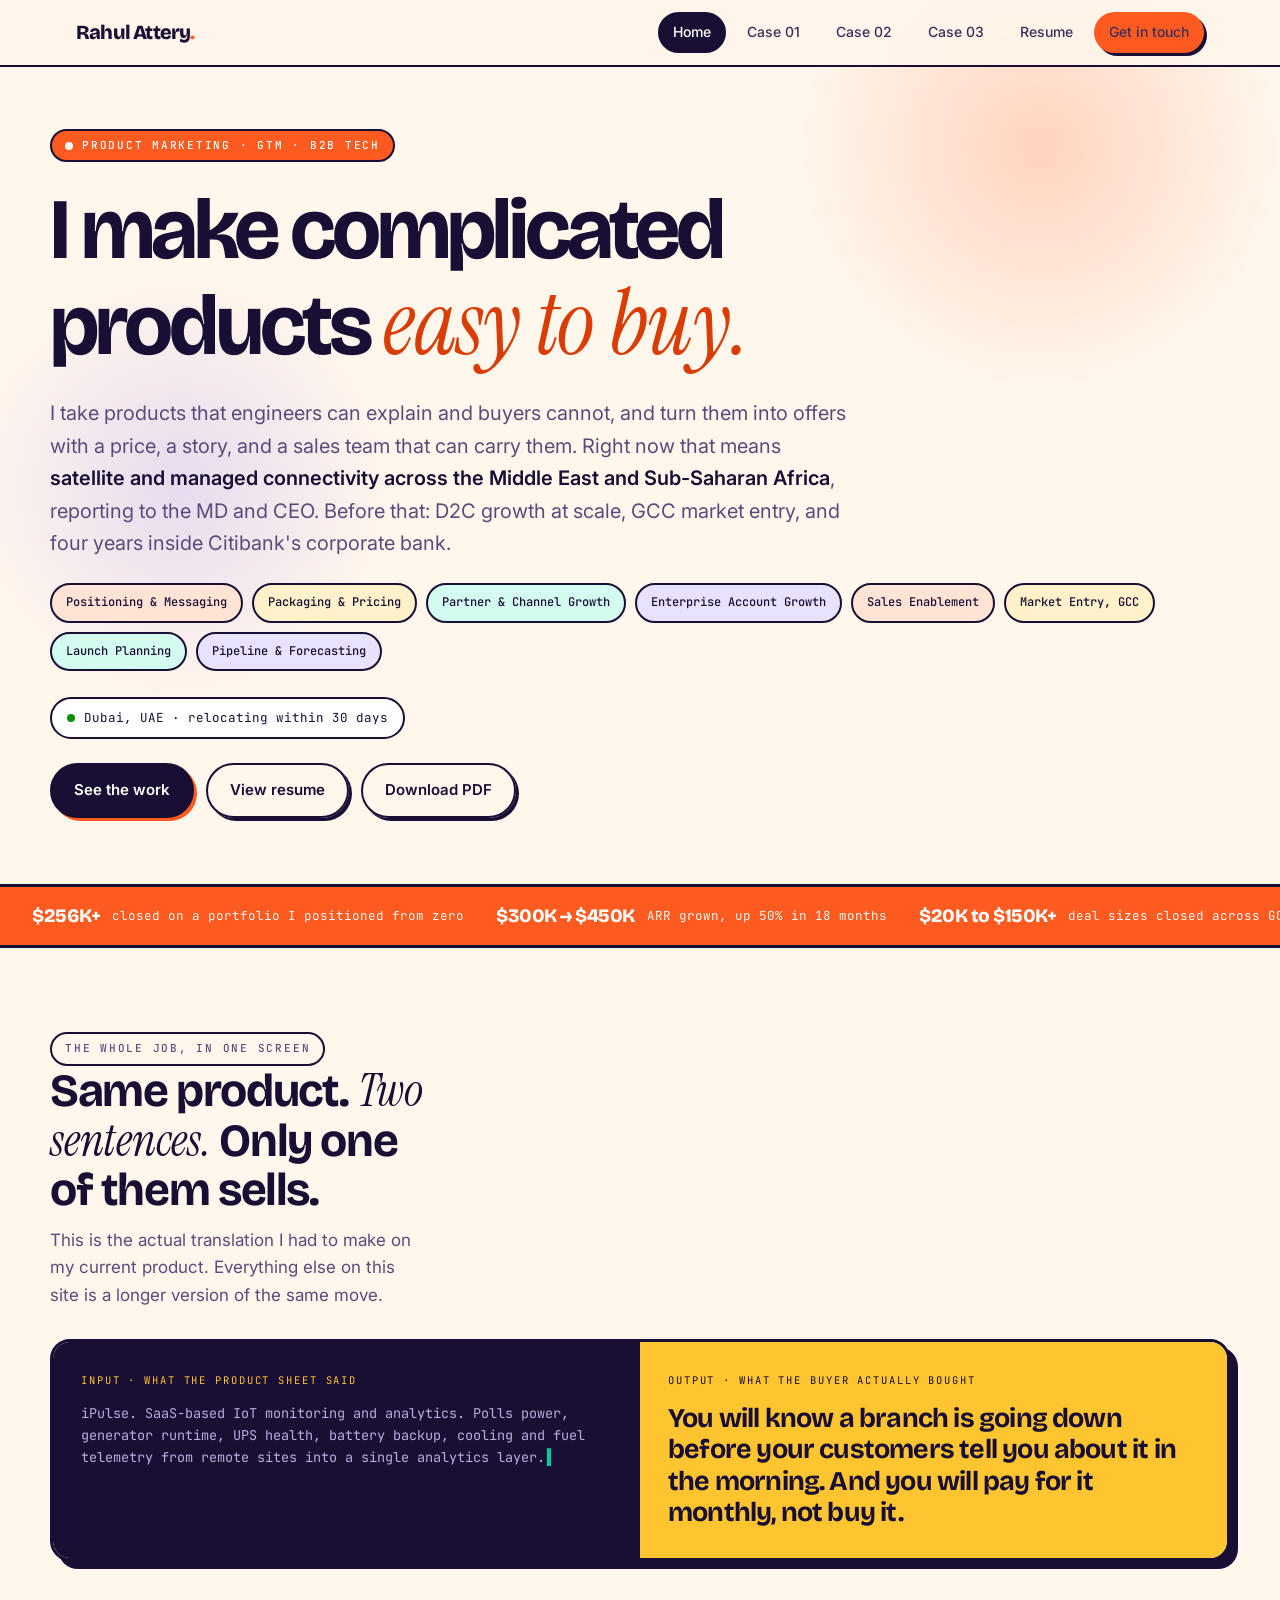
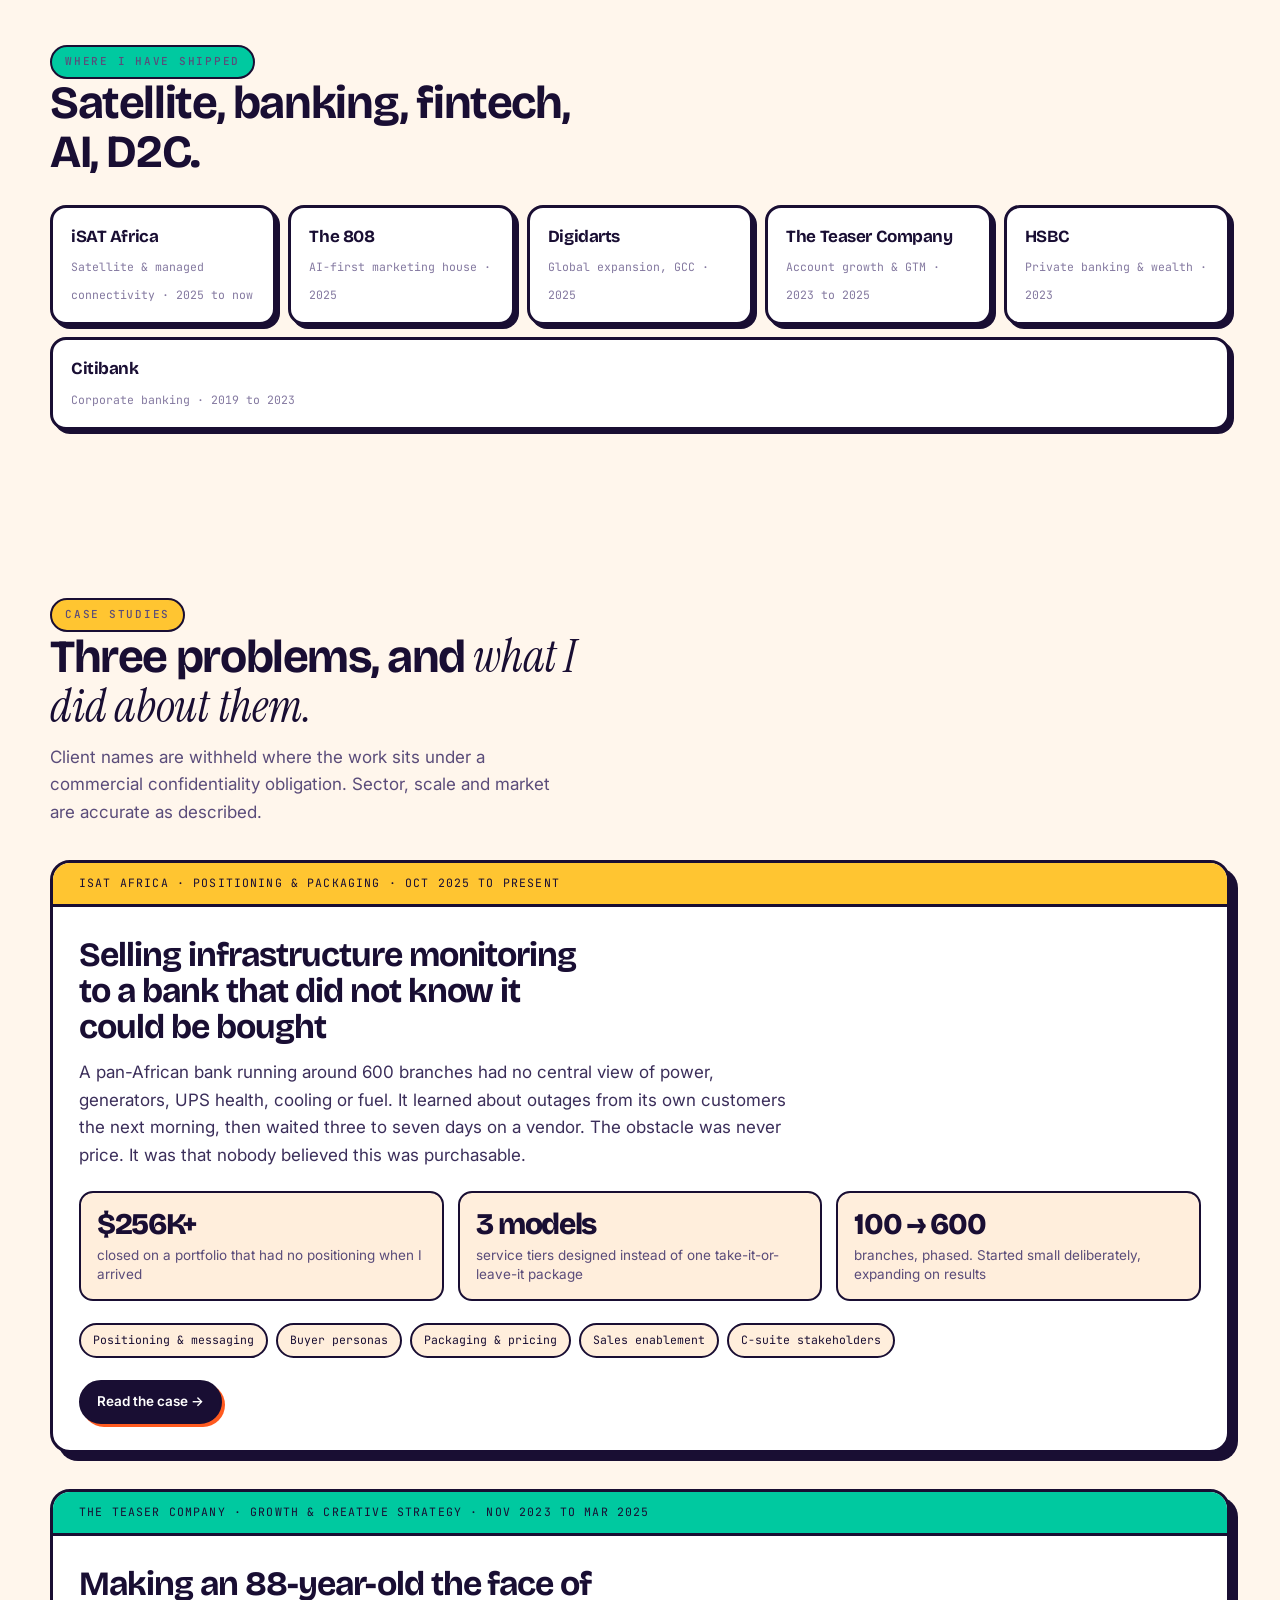
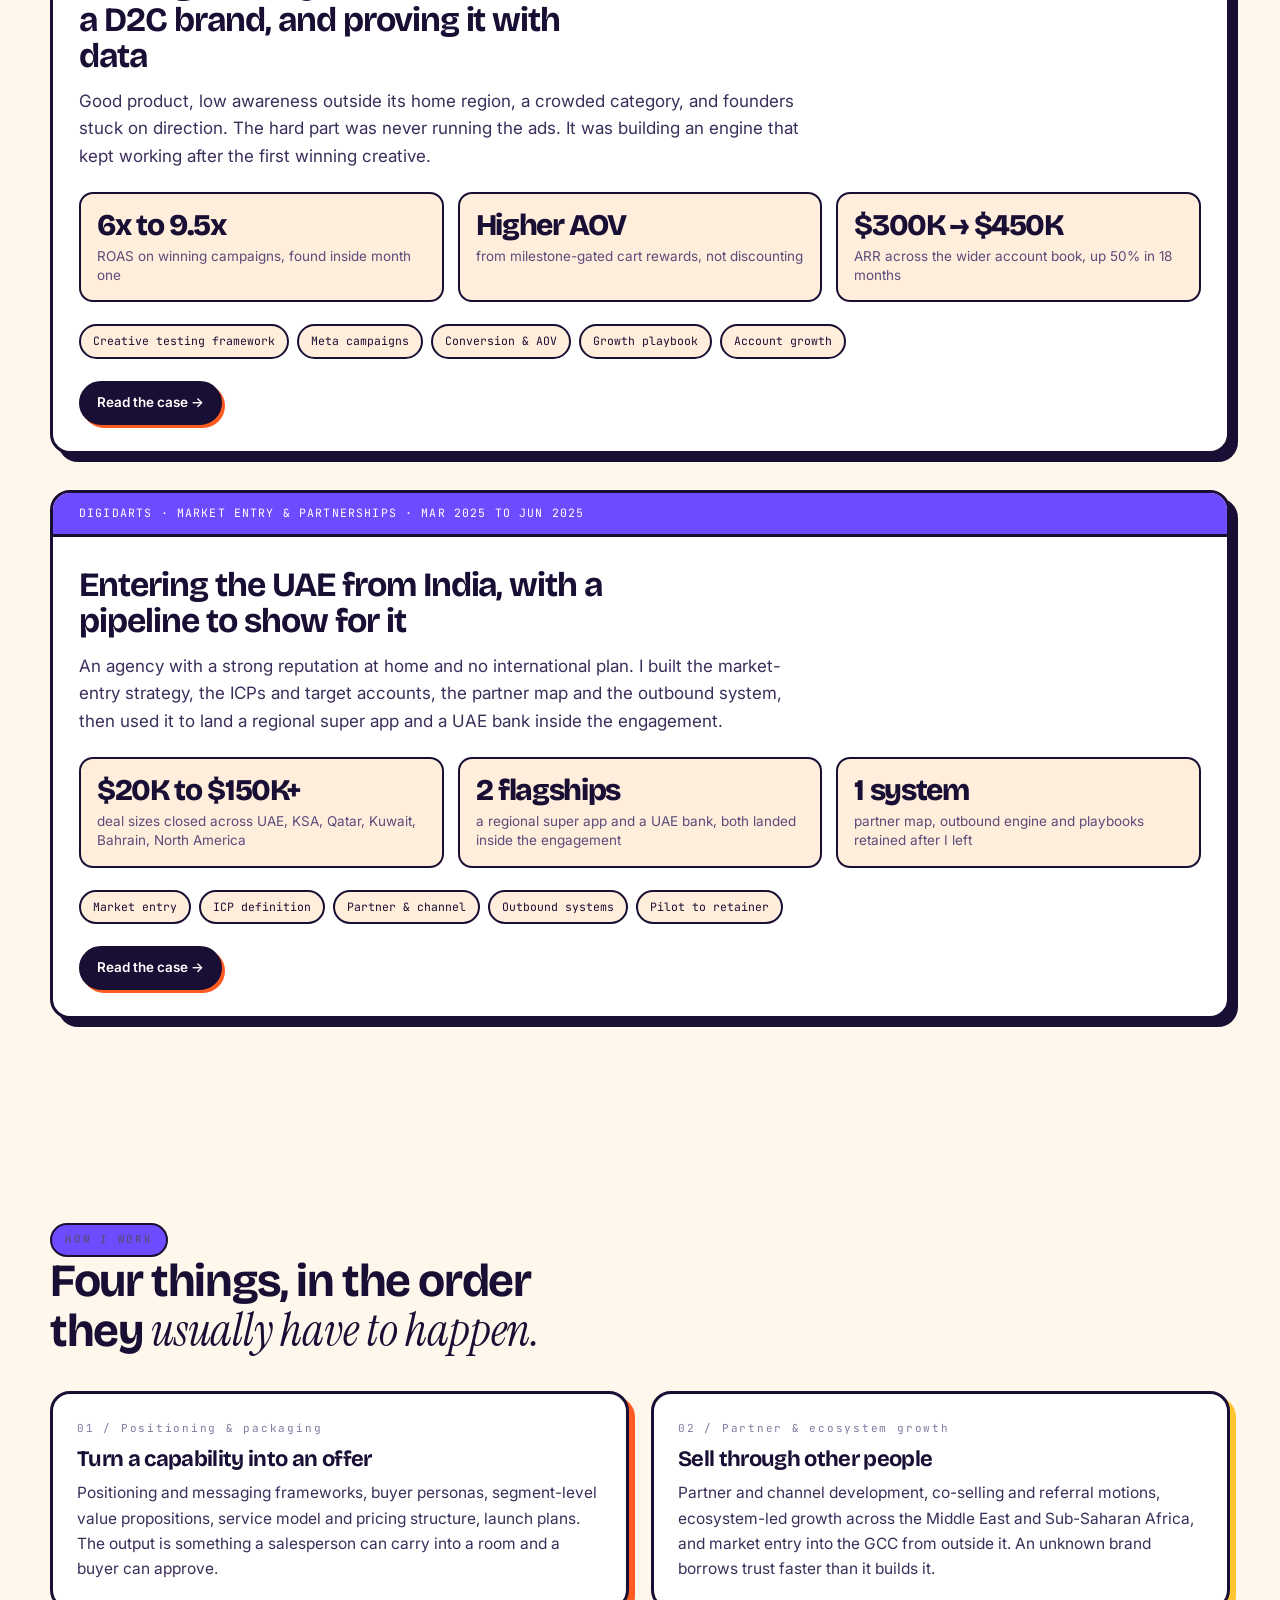
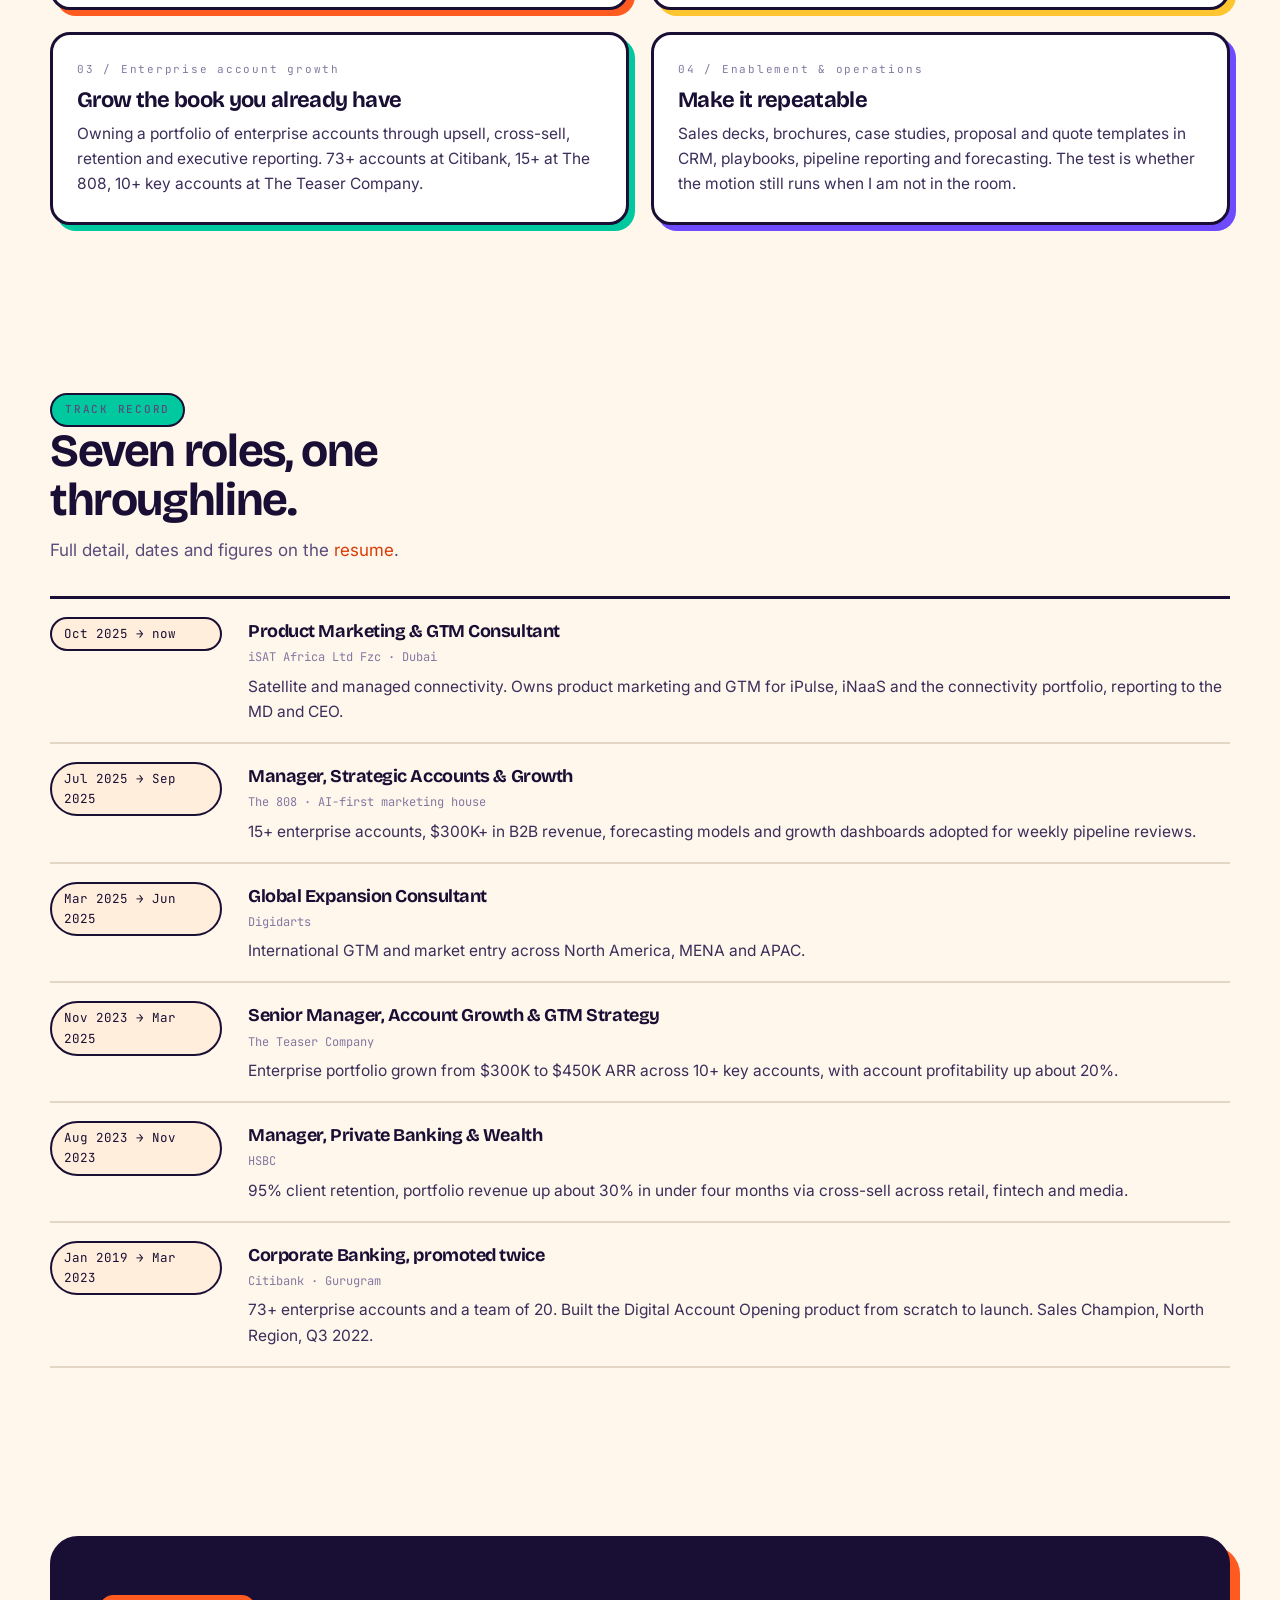
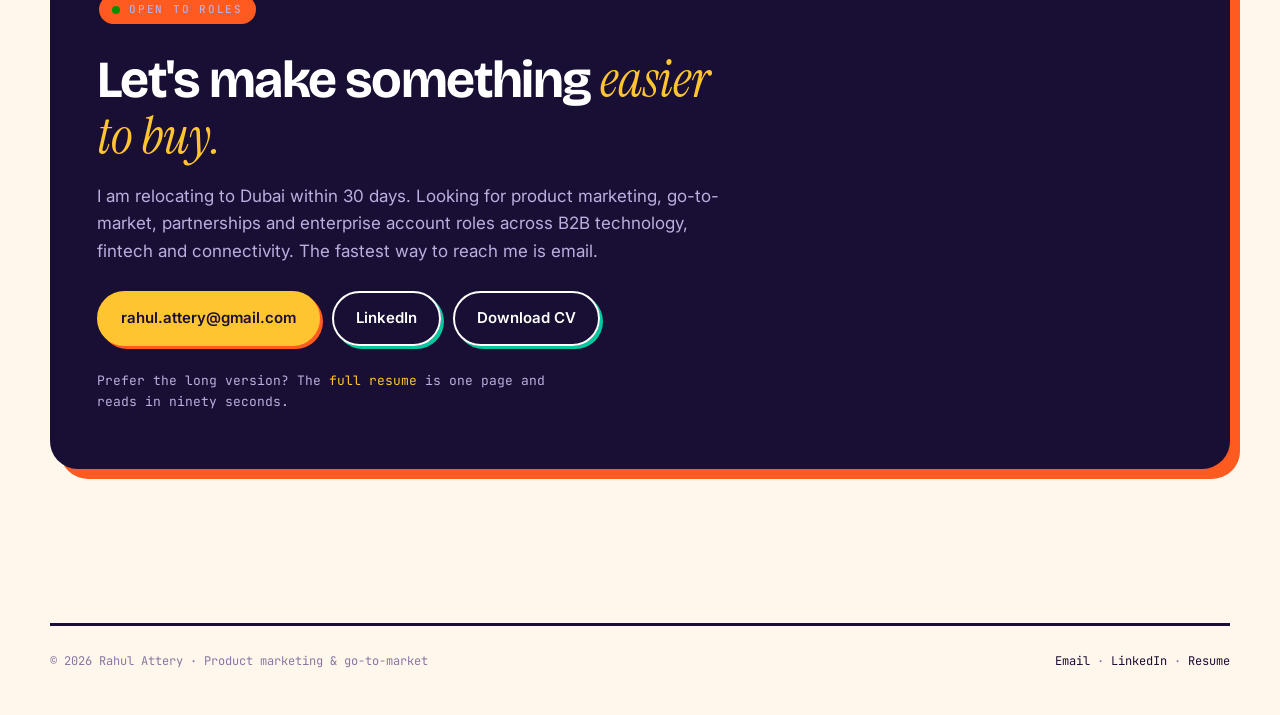
<file: index.html>
<!DOCTYPE html>
<html lang="en">
<head>
<meta charset="utf-8">
<meta name="viewport" content="width=device-width, initial-scale=1">
<title>Rahul Attery | Product Marketing &amp; Go-to-Market | B2B Tech, Fintech, Connectivity</title>
<meta name="description" content="Product marketing and GTM lead. I take products engineers can explain and buyers cannot, and turn them into offers with a price, a story and a sales team that can carry them. Dubai, UAE.">
<meta property="og:title" content="Rahul Attery | Product Marketing &amp; Go-to-Market">
<meta property="og:description" content="I make complicated products easy to buy. Selected work in satellite and managed connectivity, D2C growth and GCC market entry.">
<meta property="og:type" content="website">
<link rel="preconnect" href="https://fonts.googleapis.com">
<link rel="preconnect" href="https://fonts.gstatic.com" crossorigin>
<link href="https://fonts.googleapis.com/css2?family=Bricolage+Grotesque:opsz,wght@12..96,400;12..96,700;12..96,800&family=Inter:wght@400;500;600&family=Instrument+Serif:ital@0;1&family=JetBrains+Mono:wght@400;500;700&display=swap" rel="stylesheet">
<style>
/* ==========================================================================
   Rahul Attery portfolio, v2
   Concept: the signal and the sentence. Raw telemetry on one side, the
   sentence that actually sold it on the other.
   Type:   Bricolage Grotesque (display) / Instrument Serif italic (accent)
           Inter (body) / JetBrains Mono (data)
   ========================================================================== */

:root {
  --paper:    #FFF6EC;
  --paper-2:  #FFEEDC;
  --card:     #FFFFFF;
  --ink:      #190E33;
  --ink-2:    #3B2E5A;
  --ink-soft: #5A4C7A;
  --muted:    #8479A0;

  --flame:    #FF5A1F;
  --flame-dk: #D93D05;
  --sun:      #FFC531;
  --aqua:     #00C9A0;
  --violet:   #6E4BFF;

  --line:     #E4D6C4;

  --display: "Bricolage Grotesque", "Helvetica Neue", Arial, sans-serif;
  --serif:   "Instrument Serif", Georgia, serif;
  --body:    "Inter", "Helvetica Neue", Arial, sans-serif;
  --mono:    "JetBrains Mono", "SFMono-Regular", Consolas, monospace;

  --maxw: 1180px;
  --r: 20px;
}

*, *::before, *::after { box-sizing: border-box; }
html { -webkit-text-size-adjust: 100%; scroll-behavior: smooth; overflow-x: hidden; }
body {
  margin: 0;
  background: var(--paper);
  color: var(--ink-2);
  font-family: var(--body);
  font-size: 17px;
  line-height: 1.62;
  -webkit-font-smoothing: antialiased;
  overflow-x: hidden;
}
img { max-width: 100%; display: block; }
a { color: var(--flame-dk); text-decoration: none; }
a:hover { text-decoration: underline; text-underline-offset: 3px; }
:focus-visible { outline: 3px solid var(--violet); outline-offset: 3px; border-radius: 6px; }

h1, h2, h3, h4 {
  font-family: var(--display); color: var(--ink); margin: 0;
  font-weight: 700; letter-spacing: -0.03em; line-height: 1.06;
}
.it { font-family: var(--serif); font-style: italic; font-weight: 400; letter-spacing: -0.005em; }

.wrap { max-width: var(--maxw); margin: 0 auto; padding: 0 26px; }
.section { padding: 84px 0; }

/* ---------- eyebrow ---------- */
.eyebrow {
  display: inline-flex; align-items: center; gap: 9px;
  font-family: var(--mono); font-size: 11px; font-weight: 500;
  letter-spacing: 0.16em; text-transform: uppercase;
  color: var(--ink); background: var(--sun);
  padding: 6px 13px; border: 2px solid var(--ink); border-radius: 100px;
  margin: 0 0 22px;
}
.eyebrow--flame  { background: var(--flame); color: #fff; }
.eyebrow--aqua   { background: var(--aqua); }
.eyebrow--violet { background: var(--violet); color: #fff; }
.eyebrow--plain  { background: transparent; }

.dot { width: 8px; height: 8px; border-radius: 50%; background: currentColor; flex: none; }
.dot--live { background: #0B8F00; animation: blink 1.6s steps(1) infinite; }
@keyframes blink { 0%,60% { opacity: 1; } 61%,100% { opacity: .22; } }

/* ---------- buttons ---------- */
.btn {
  display: inline-flex; align-items: center; gap: 9px;
  font-family: var(--body); font-size: 15px; font-weight: 600;
  background: var(--ink); color: #fff;
  padding: 13px 22px; border: 2px solid var(--ink); border-radius: 100px;
  box-shadow: 3px 3px 0 var(--flame);
  transition: transform .14s ease, box-shadow .14s ease;
}
.btn:hover { text-decoration: none; color: #fff; transform: translate(-2px,-2px); box-shadow: 5px 5px 0 var(--flame); }
.btn:active { transform: translate(1px,1px); box-shadow: 1px 1px 0 var(--flame); }
.btn--flame { background: var(--flame); box-shadow: 3px 3px 0 var(--ink); }
.btn--flame:hover { box-shadow: 5px 5px 0 var(--ink); }
.btn--ghost { background: transparent; color: var(--ink); box-shadow: 3px 3px 0 var(--ink); }
.btn--ghost:hover { color: var(--ink); background: var(--sun); box-shadow: 5px 5px 0 var(--ink); }
.btn--sm { font-size: 13.5px; padding: 9px 16px; }

/* ---------- nav ---------- */
.nav {
  position: sticky; top: 0; z-index: 40;
  background: rgba(255,246,236,.9);
  backdrop-filter: saturate(150%) blur(10px);
  border-bottom: 2px solid var(--ink);
}
.nav__in { max-width: var(--maxw); margin: 0 auto; padding: 12px 26px; display: flex; align-items: center; justify-content: space-between; gap: 16px; }
.brand { font-family: var(--display); font-weight: 800; font-size: 20px; color: var(--ink); letter-spacing: -0.04em; white-space: nowrap; }
.brand:hover { text-decoration: none; color: var(--flame-dk); }
.brand em { font-style: normal; color: var(--flame); }
.navlinks { display: flex; align-items: center; gap: 6px; }
.navlinks a {
  font-size: 14px; font-weight: 500; color: var(--ink-2);
  padding: 7px 13px; border-radius: 100px; border: 2px solid transparent;
}
.navlinks a:hover { text-decoration: none; color: var(--ink); background: var(--paper-2); border-color: var(--ink); }
.navlinks a.on { background: var(--ink); color: #fff; border-color: var(--ink); }

/* ---------- hero ---------- */
.hero { padding: 62px 0 20px; position: relative; isolation: isolate; }
.hero::before {
  content: ""; position: absolute; z-index: -1; pointer-events: none;
  width: 500px; height: 500px; right: -60px; top: -170px;
  background: radial-gradient(circle, rgba(255,90,31,.22), rgba(255,90,31,0) 68%);
}
.hero::after {
  content: ""; position: absolute; z-index: -1; pointer-events: none;
  width: 440px; height: 440px; left: -90px; top: 200px;
  background: radial-gradient(circle, rgba(110,75,255,.16), rgba(110,75,255,0) 68%);
}
.hero h1 { font-size: clamp(42px, 7.2vw, 86px); max-width: 15ch; margin-bottom: 26px; letter-spacing: -0.045em; }
.hero h1 .it { color: var(--flame-dk); font-size: 1.05em; }
.hero__sub { font-size: clamp(17px, 1.9vw, 20px); max-width: 62ch; color: var(--ink-soft); margin: 0 0 24px; }
.hero__sub b { color: var(--ink); font-weight: 600; }

.pillrow { display: flex; flex-wrap: wrap; gap: 9px; padding: 0; margin: 0 0 26px; list-style: none; }
.pillrow li {
  font-family: var(--mono); font-size: 12px; font-weight: 500;
  color: var(--ink); background: var(--card);
  padding: 8px 14px; border: 2px solid var(--ink); border-radius: 100px;
}
.pillrow li:nth-child(4n+1) { background: #FFE4D6; }
.pillrow li:nth-child(4n+2) { background: #FFF1C9; }
.pillrow li:nth-child(4n+3) { background: #D3FBF0; }
.pillrow li:nth-child(4n+4) { background: #E9E2FF; }

.ctarow { display: flex; flex-wrap: wrap; gap: 12px; align-items: center; }
.locbadge {
  display: inline-flex; align-items: center; gap: 9px;
  font-family: var(--mono); font-size: 12.5px; color: var(--ink);
  background: var(--card); border: 2px solid var(--ink); border-radius: 100px;
  padding: 9px 15px; margin: 0 0 24px;
}

/* ---------- ticker ---------- */
.ticker {
  border-top: 3px solid var(--ink); border-bottom: 3px solid var(--ink);
  background: var(--flame); color: #fff; overflow: hidden; padding: 14px 0; margin-top: 46px;
}
.ticker__track { display: flex; width: max-content; animation: slide 38s linear infinite; }
.ticker__track > div { display: flex; align-items: center; }
.ticker b {
  font-family: var(--display); font-weight: 800; font-size: 19px;
  letter-spacing: -0.025em; padding: 0 12px 0 32px; white-space: nowrap;
}
.ticker span { font-family: var(--mono); font-size: 12.5px; opacity: .94; white-space: nowrap; }
@keyframes slide { from { transform: translateX(0); } to { transform: translateX(-50%); } }
.ticker:hover .ticker__track { animation-play-state: paused; }

/* ---------- signature: signal and sentence ---------- */
.signal {
  display: grid; grid-template-columns: 1fr 1fr;
  border: 3px solid var(--ink); border-radius: var(--r);
  overflow: hidden; box-shadow: 8px 8px 0 var(--ink); background: var(--card);
}
.signal__raw { background: var(--ink); color: #BCAEE0; padding: 30px 28px; }
.signal__raw .lab { font-family: var(--mono); font-size: 10.5px; letter-spacing: .18em; text-transform: uppercase; color: var(--sun); display: block; margin-bottom: 14px; }
.signal__raw p { font-family: var(--mono); font-size: 13.5px; line-height: 1.62; margin: 0; }
.signal__raw p::after { content: "\258C"; color: var(--aqua); animation: blink 1.1s steps(1) infinite; margin-left: 2px; }
.signal__out { background: var(--sun); color: var(--ink); padding: 30px 28px; }
.signal__out .lab { font-family: var(--mono); font-size: 10.5px; letter-spacing: .18em; text-transform: uppercase; display: block; margin-bottom: 14px; }
.signal__out p { font-family: var(--display); font-weight: 700; font-size: clamp(20px, 2.4vw, 27px); line-height: 1.16; letter-spacing: -0.03em; margin: 0; }
.signal--flame  .signal__out { background: var(--flame); color: #fff; }
.signal--aqua   .signal__out { background: var(--aqua); }
.signal--violet .signal__out { background: var(--violet); color: #fff; }

/* ---------- section heads ---------- */
.shead { max-width: 34ch; }
.shead h2 { font-size: clamp(30px, 4.4vw, 46px); margin-bottom: 12px; }
.shead p { color: var(--ink-soft); margin: 0; }
.shead--wide { max-width: 48ch; }

/* ---------- org strip ---------- */
.orgs { display: flex; flex-wrap: wrap; gap: 12px; padding: 0; margin: 28px 0 0; list-style: none; }
.orgs li { background: var(--card); border: 3px solid var(--ink); border-radius: 16px; padding: 15px 18px; box-shadow: 4px 4px 0 var(--ink); flex: 1 1 195px; }
.orgs b { display: block; font-family: var(--display); font-size: 17px; color: var(--ink); letter-spacing: -0.025em; margin-bottom: 2px; }
.orgs span { font-family: var(--mono); font-size: 11.5px; color: var(--muted); }

/* ---------- case cards ---------- */
.case-card {
  background: var(--card); border: 3px solid var(--ink); border-radius: var(--r);
  box-shadow: 8px 8px 0 var(--ink); overflow: hidden; margin-bottom: 36px;
  transition: transform .16s ease, box-shadow .16s ease;
}
.case-card:hover { transform: translate(-3px,-3px); box-shadow: 11px 11px 0 var(--ink); }
.case-card__bar {
  padding: 11px 26px; border-bottom: 3px solid var(--ink);
  font-family: var(--mono); font-size: 11.5px; letter-spacing: .1em;
  text-transform: uppercase; color: var(--ink);
}
.cc--1 .case-card__bar { background: var(--sun); }
.cc--2 .case-card__bar { background: var(--aqua); }
.cc--3 .case-card__bar { background: var(--violet); color: #fff; }
.case-card__body { padding: 30px 26px 26px; }
.case-card__body h3 { font-size: clamp(24px, 3.1vw, 34px); margin-bottom: 14px; max-width: 24ch; }
.case-card__body h3 a { color: var(--ink); }
.case-card__body h3 a:hover { text-decoration: none; color: var(--flame-dk); }
.case-card__lede { margin: 0 0 22px; max-width: 66ch; }

.stats { display: grid; grid-template-columns: repeat(3, 1fr); gap: 14px; margin: 0 0 22px; }
.stat { border: 2px solid var(--ink); border-radius: 14px; padding: 16px; background: var(--paper-2); }
.stat b { display: block; font-family: var(--display); font-weight: 800; font-size: clamp(21px, 2.7vw, 30px); color: var(--ink); letter-spacing: -0.045em; line-height: 1.05; margin-bottom: 5px; }
.stat span { font-size: 13.5px; line-height: 1.4; color: var(--ink-soft); display: block; }

.tags { display: flex; flex-wrap: wrap; gap: 8px; padding: 0; margin: 0 0 22px; list-style: none; }
.tags li { font-family: var(--mono); font-size: 11.5px; color: var(--ink); background: var(--paper-2); border: 2px solid var(--ink); border-radius: 100px; padding: 6px 12px; }

/* ---------- specialization ---------- */
.spec { display: grid; grid-template-columns: repeat(2, 1fr); gap: 22px; margin-top: 36px; }
.spec__item { background: var(--card); border: 3px solid var(--ink); border-radius: var(--r); padding: 26px 24px; }
.spec__item:nth-child(1) { box-shadow: 6px 6px 0 var(--flame); }
.spec__item:nth-child(2) { box-shadow: 6px 6px 0 var(--sun); }
.spec__item:nth-child(3) { box-shadow: 6px 6px 0 var(--aqua); }
.spec__item:nth-child(4) { box-shadow: 6px 6px 0 var(--violet); }
.spec__no { font-family: var(--mono); font-size: 11px; letter-spacing: .16em; color: var(--muted); display: block; margin-bottom: 10px; }
.spec__item h3 { font-size: 22px; margin-bottom: 9px; }
.spec__item p { margin: 0; font-size: 15.5px; }

/* ---------- timeline ---------- */
.tl { margin-top: 32px; border-top: 3px solid var(--ink); }
.tl__row { display: grid; grid-template-columns: 172px 1fr; gap: 12px 26px; padding: 18px 0; border-bottom: 2px solid var(--line); align-items: start; }
.tl__when { font-family: var(--mono); font-size: 12.5px; color: var(--ink); background: var(--paper-2); border: 2px solid var(--ink); border-radius: 100px; padding: 5px 12px; display: inline-block; }
.tl__role { font-family: var(--display); font-weight: 700; font-size: 18px; color: var(--ink); letter-spacing: -0.025em; display: block; margin-bottom: 2px; }
.tl__org { font-family: var(--mono); font-size: 12px; color: var(--muted); display: block; margin-bottom: 6px; }
.tl__what { margin: 0; font-size: 15.5px; }

/* ---------- CTA ---------- */
.cta { background: var(--ink); border: 3px solid var(--ink); border-radius: 28px; padding: 54px 44px; box-shadow: 10px 10px 0 var(--flame); }
.cta h2 { color: #fff; font-size: clamp(30px, 4.6vw, 52px); max-width: 19ch; margin-bottom: 18px; }
.cta h2 .it { color: var(--sun); }
.cta p { max-width: 58ch; margin: 0 0 26px; color: #BCAEE0; }
.cta .btn { background: var(--sun); color: var(--ink); border-color: var(--sun); box-shadow: 3px 3px 0 var(--flame); }
.cta .btn:hover { color: var(--ink); box-shadow: 5px 5px 0 var(--flame); }
.cta .btn--ghost { background: transparent; color: #fff; border-color: #fff; box-shadow: 3px 3px 0 var(--aqua); }
.cta .btn--ghost:hover { background: #fff; color: var(--ink); }
.cta .contactline { font-family: var(--mono); font-size: 13px; color: #BCAEE0; margin: 24px 0 0; }
.cta .contactline a { color: var(--sun); }

/* ---------- footer ---------- */
.foot { border-top: 3px solid var(--ink); margin-top: 70px; padding: 26px 0 44px; font-family: var(--mono); font-size: 12px; color: var(--muted); display: flex; justify-content: space-between; gap: 14px; flex-wrap: wrap; }
.foot a { color: var(--ink); }

/* ---------- case study page ---------- */
.crumb { font-family: var(--mono); font-size: 11.5px; letter-spacing: .1em; text-transform: uppercase; color: var(--muted); padding-top: 28px; }
.crumb a { color: var(--muted); }
.case-hero { padding: 34px 0 0; }
.case-hero h1 { font-size: clamp(34px, 5.4vw, 62px); max-width: 20ch; margin-bottom: 20px; }
.case-hero h1 .it { color: var(--flame-dk); }
.case-hero__lede { font-size: clamp(17px, 1.9vw, 20px); color: var(--ink-soft); max-width: 62ch; margin: 0 0 26px; }

.factbar { display: flex; flex-wrap: wrap; gap: 10px; margin: 0 0 34px; padding: 0; list-style: none; }
.factbar li { background: var(--card); border: 2px solid var(--ink); border-radius: 14px; padding: 11px 15px; flex: 1 1 168px; }
.factbar dt { font-family: var(--mono); font-size: 10px; letter-spacing: .15em; text-transform: uppercase; color: var(--muted); margin: 0 0 3px; }
.factbar dd { margin: 0; font-size: 14px; color: var(--ink); font-weight: 500; line-height: 1.35; }

.prose { max-width: 70ch; }
.prose h2 { font-size: clamp(24px, 3.1vw, 33px); margin: 46px 0 14px; }
.prose h2:first-child { margin-top: 0; }
.prose h3 { font-size: 20px; margin: 28px 0 8px; }
.prose p { margin: 0 0 18px; }
.prose ul { margin: 0 0 18px; padding-left: 0; list-style: none; }
.prose ul li { position: relative; padding-left: 26px; margin-bottom: 11px; }
.prose ul li::before { content: ""; position: absolute; left: 4px; top: 10px; width: 9px; height: 9px; background: var(--flame); border: 2px solid var(--ink); border-radius: 3px; }
.prose strong { color: var(--ink); font-weight: 600; }
.pull {
  font-family: var(--display); font-weight: 700; font-size: clamp(21px, 2.7vw, 29px);
  line-height: 1.16; letter-spacing: -0.03em; color: var(--ink);
  background: var(--sun); border: 3px solid var(--ink); border-radius: var(--r);
  padding: 24px 26px; margin: 30px 0; box-shadow: 6px 6px 0 var(--ink);
}
.note { font-size: 14px; color: var(--muted); border-left: 3px solid var(--line); padding-left: 14px; }
.nextbar { display: flex; justify-content: space-between; align-items: center; gap: 18px; flex-wrap: wrap; border-top: 3px solid var(--ink); padding-top: 26px; margin-top: 50px; }

/* ---------- reveal ---------- */
.rv { opacity: 0; transform: translateY(16px); transition: opacity .55s ease, transform .55s cubic-bezier(.22,.61,.36,1); }
.rv.in { opacity: 1; transform: none; }
@media (prefers-reduced-motion: reduce) {
  .rv { opacity: 1; transform: none; transition: none; }
  .ticker__track { animation: none; }
  .dot--live, .signal__raw p::after { animation: none; }
  html { scroll-behavior: auto; }
  .btn, .case-card { transition: none; }
}

/* ==========================================================================
   Resume document
   ========================================================================== */
.resume-shell { background: var(--card); border: 3px solid var(--ink); border-radius: var(--r); box-shadow: 8px 8px 0 var(--ink); padding: 44px 44px 48px; margin: 28px 0 50px; }
.resume-doc { color: #1B2026; }
.resume-doc header { border-bottom: 3px solid var(--ink); padding-bottom: 16px; margin-bottom: 22px; }
.resume-doc h1 { font-family: var(--display); font-weight: 800; font-size: 36px; letter-spacing: -0.035em; text-transform: uppercase; margin-bottom: 8px; }
.resume-doc .r-headline { font-family: var(--mono); font-size: 11.5px; letter-spacing: .05em; color: var(--ink-2); margin: 0 0 6px; }
.resume-doc .r-contact { font-family: var(--mono); font-size: 11.5px; color: var(--muted); margin: 0; }
.resume-doc h2 { font-family: var(--mono); font-size: 11px; font-weight: 700; letter-spacing: .2em; text-transform: uppercase; color: var(--flame-dk); border-bottom: 2px solid var(--line); padding-bottom: 6px; margin: 26px 0 14px; }
.r-job { margin-bottom: 16px; }
.r-job__line { display: flex; justify-content: space-between; gap: 16px; align-items: baseline; flex-wrap: wrap; }
.r-job__title { font-size: 15px; color: var(--ink); font-weight: 600; }
.r-job__date { font-family: var(--mono); font-size: 11.5px; color: var(--muted); white-space: nowrap; }
.r-job__sub { font-size: 13px; color: var(--muted); font-style: italic; margin: 1px 0 6px; }
.resume-doc ul { margin: 0; padding-left: 17px; }
.resume-doc li { font-size: 13.6px; line-height: 1.5; margin-bottom: 5px; }
.r-summary { font-size: 14px; margin: 0; }
.r-ach { margin: 0; padding-left: 17px; }
.r-ach li { font-size: 13.6px; line-height: 1.5; margin-bottom: 5px; }
.r-ach li::marker { color: var(--flame); }
.r-skill { font-size: 13.6px; line-height: 1.55; margin: 0 0 7px; }
.r-skill b, .r-edu b { color: var(--ink); }
.r-edu { font-size: 13.6px; margin: 0 0 5px; }
.resume-note { background: var(--sun); border: 3px solid var(--ink); border-radius: 16px; padding: 18px 20px; font-size: 15px; color: var(--ink); box-shadow: 5px 5px 0 var(--ink); }
.resume-note p { margin: 0; }

/* ---------- responsive ---------- */
@media (max-width: 900px) {
  .signal { grid-template-columns: 1fr; }
  .spec { grid-template-columns: 1fr; }
  .stats { grid-template-columns: 1fr; gap: 10px; }
  .tl__row { grid-template-columns: 1fr; gap: 8px; }
}
@media (max-width: 620px) {
  body { font-size: 16px; }
  .wrap { padding: 0 18px; }
  .nav__in { padding: 10px 18px; gap: 10px; }
  .brand { font-size: 17px; }
  .navlinks { gap: 3px; }
  .navlinks a { font-size: 12.5px; padding: 6px 9px; }
  .navlinks a.hide-xs { display: none; }
  .section { padding: 54px 0; }
  .hero { padding: 38px 0 14px; }
  .hero h1 { letter-spacing: -0.035em; }
  .signal { box-shadow: 5px 5px 0 var(--ink); }
  .signal__raw, .signal__out { padding: 22px 20px; }
  .case-card { box-shadow: 5px 5px 0 var(--ink); }
  .case-card:hover { transform: none; box-shadow: 5px 5px 0 var(--ink); }
  .case-card__body { padding: 22px 18px 20px; }
  .case-card__bar { padding: 10px 18px; font-size: 10.5px; }
  .cta { padding: 34px 22px; border-radius: 20px; box-shadow: 6px 6px 0 var(--flame); }
  .pull { padding: 18px; box-shadow: 4px 4px 0 var(--ink); }
  .resume-shell { padding: 22px 18px 26px; box-shadow: 5px 5px 0 var(--ink); }
  .resume-doc h1 { font-size: 27px; }
  .orgs li { flex: 1 1 100%; }
  .btn { font-size: 14px; padding: 11px 18px; }
  .factbar li { flex: 1 1 100%; }
}

/* ==========================================================================
   Print: clean, conservative, ATS friendly. Deliberately not the site style.
   ========================================================================== */
@media print {
  @page { size: A4; margin: 10mm 12mm; }
  html, body { background: #fff !important; font-size: 10pt; }
  .nav, .foot, .no-print, .resume-note, .ticker { display: none !important; }
  body { font-family: "Helvetica Neue", Helvetica, Arial, sans-serif; color: #000; }
  .wrap { max-width: none; padding: 0; }
  .resume-shell { border: 0; padding: 0; margin: 0; box-shadow: none; border-radius: 0; background: #fff; }
  .resume-doc { font-size: 8.4pt; line-height: 1.26; color: #000; }
  .resume-doc header { border-bottom: 1.4pt solid #1B1147; padding-bottom: 2.6pt; margin-bottom: 4pt; text-align: center; }
  .resume-doc h1 { font-family: "Helvetica Neue", Helvetica, Arial, sans-serif; font-weight: 700; font-size: 17pt; letter-spacing: 0.04em; margin-bottom: 2pt; color: #1B1147; line-height: 1.05; }
  .resume-doc .r-headline { font-family: inherit; font-size: 8.2pt; letter-spacing: 0.01em; color: #C0390A; font-weight: 600; margin-bottom: 1.5pt; }
  .resume-doc .r-contact { font-family: inherit; font-size: 8.2pt; color: #222; margin: 0 0 1pt; }
  .resume-doc .r-contact a { color: #222; }
  .resume-doc h2 { font-family: inherit; font-size: 8.1pt; font-weight: 700; letter-spacing: 0.16em; color: #C0390A; border-bottom: 1pt solid #C0390A; padding-bottom: 1.4pt; margin: 4.8pt 0 2.8pt; }
  .r-summary { font-size: 8.3pt; line-height: 1.28; }
  .r-ach { padding-left: 11pt; margin: 0; }
  .r-ach li { font-size: 8.3pt; line-height: 1.26; margin-bottom: 1pt; }
  .r-ach li::marker { color: #C0390A; }
  .r-job { margin-bottom: 3.6pt; }
  .r-job__title { font-size: 9pt; color: #1B1147; }
  .r-job__date { font-family: inherit; font-size: 8.2pt; color: #000; }
  .r-job__sub { font-size: 7.9pt; margin: 0 0 1.5pt; }
  .resume-doc ul { padding-left: 11pt; }
  .resume-doc li { font-size: 8.3pt; line-height: 1.26; margin-bottom: 0.7pt; }
  .r-skill, .r-edu { font-size: 8.3pt; line-height: 1.27; margin-bottom: 1.5pt; }
  a { color: #000; text-decoration: none; }
  .r-job, .r-job__line, li { page-break-inside: avoid; }
  .resume-doc > *:last-child { margin-bottom: 0 !important; }
  .resume-doc ul:last-child, .resume-doc li:last-child { margin-bottom: 0; }
}

/* single-file additions */
.view[hidden] { display: none !important; }
@media print {
  #view-home, #view-case-1, #view-case-2, #view-case-3 { display: none !important; }
  #view-resume { display: block !important; }
}

</style>
</head>
<body>

<header class="nav no-print">
  <div class="nav__in">
    <a class="brand" href="#home">Rahul Attery<em>.</em></a>
    <nav class="navlinks" aria-label="Main">
      <a href="#home" data-nav="home">Home</a>
      <a href="#case-1" data-nav="case-1">Case 01</a>
      <a href="#case-2" data-nav="case-2">Case 02</a>
      <a href="#case-3" data-nav="case-3">Case 03</a>
      <a href="#resume" data-nav="resume">Resume</a>
      <a class="btn btn--sm btn--flame" href="#contact">Get in touch</a>
    </nav>
  </div>
</header>

<div class="view" id="view-home"><main>

  <!-- HERO -->
  <section class="wrap hero" id="top">
    <p class="eyebrow eyebrow--flame"><span class="dot"></span> Product Marketing &middot; GTM &middot; B2B Tech</p>
    <h1>I make complicated products <span class="it">easy to buy.</span></h1>
    <p class="hero__sub">I take products that engineers can explain and buyers cannot, and turn them into offers with a price, a story, and a sales team that can carry them. Right now that means <b>satellite and managed connectivity across the Middle East and Sub-Saharan Africa</b>, reporting to the MD and CEO. Before that: D2C growth at scale, GCC market entry, and four years inside Citibank's corporate bank.</p>

    <ul class="pillrow">
      <li>Positioning &amp; Messaging</li>
      <li>Packaging &amp; Pricing</li>
      <li>Partner &amp; Channel Growth</li>
      <li>Enterprise Account Growth</li>
      <li>Sales Enablement</li>
      <li>Market Entry, GCC</li>
      <li>Launch Planning</li>
      <li>Pipeline &amp; Forecasting</li>
    </ul>

    <p class="locbadge"><span class="dot dot--live"></span> Dubai, UAE &middot; relocating within 30 days</p>

    <div class="ctarow">
      <a class="btn" href="#work">See the work</a>
      <a class="btn btn--ghost" href="#resume">View resume</a>
      <a class="btn btn--ghost" href="Rahul_Attery_Resume.pdf" download>Download PDF</a>
    </div>
  </section>

  <!-- TICKER -->
  <div class="ticker" aria-label="Headline numbers">
    <div class="ticker__track">
      <div>
        <b>$256K+</b><span>closed on a portfolio I positioned from zero</span>
        <b>$300K &rarr; $450K</b><span>ARR grown, up 50% in 18 months</span>
        <b>$20K to $150K+</b><span>deal sizes closed across GCC and North America</span>
        <b>600 branches</b><span>the monitoring problem I had to make sellable</span>
        <b>73+ accounts</b><span>enterprise banking book, team of 20</span>
        <b>6x to 9.5x</b><span>ROAS on winning creative inside month one</span>
      </div>
      <div aria-hidden="true">
        <b>$256K+</b><span>closed on a portfolio I positioned from zero</span>
        <b>$300K &rarr; $450K</b><span>ARR grown, up 50% in 18 months</span>
        <b>$20K to $150K+</b><span>deal sizes closed across GCC and North America</span>
        <b>600 branches</b><span>the monitoring problem I had to make sellable</span>
        <b>73+ accounts</b><span>enterprise banking book, team of 20</span>
        <b>6x to 9.5x</b><span>ROAS on winning creative inside month one</span>
      </div>
    </div>
  </div>

  <!-- SIGNATURE -->
  <section class="wrap section" id="translate">
    <div class="shead rv" style="margin-bottom: 30px;">
      <p class="eyebrow eyebrow--plain">The whole job, in one screen</p>
      <h2>Same product. <span class="it">Two sentences.</span> Only one of them sells.</h2>
      <p>This is the actual translation I had to make on my current product. Everything else on this site is a longer version of the same move.</p>
    </div>

    <div class="signal rv">
      <div class="signal__raw">
        <span class="lab">Input &middot; what the product sheet said</span>
        <p>iPulse. SaaS-based IoT monitoring and analytics. Polls power, generator runtime, UPS health, battery backup, cooling and fuel telemetry from remote sites into a single analytics layer.</p>
      </div>
      <div class="signal__out">
        <span class="lab">Output &middot; what the buyer actually bought</span>
        <p>You will know a branch is going down before your customers tell you about it in the morning. And you will pay for it monthly, not buy it.</p>
      </div>
    </div>
  </section>

  <!-- ORGS -->
  <section class="wrap section" style="padding-top: 0;">
    <div class="shead shead--wide rv">
      <p class="eyebrow eyebrow--aqua">Where I have shipped</p>
      <h2>Satellite, banking, fintech, AI, D2C.</h2>
    </div>
    <ul class="orgs rv">
      <li><b>iSAT Africa</b><span>Satellite &amp; managed connectivity &middot; 2025 to now</span></li>
      <li><b>The 808</b><span>AI-first marketing house &middot; 2025</span></li>
      <li><b>Digidarts</b><span>Global expansion, GCC &middot; 2025</span></li>
      <li><b>The Teaser Company</b><span>Account growth &amp; GTM &middot; 2023 to 2025</span></li>
      <li><b>HSBC</b><span>Private banking &amp; wealth &middot; 2023</span></li>
      <li><b>Citibank</b><span>Corporate banking &middot; 2019 to 2023</span></li>
    </ul>
  </section>

  <!-- WORK -->
  <section class="wrap section" id="work">
    <div class="shead shead--wide rv" style="margin-bottom: 34px;">
      <p class="eyebrow">Case studies</p>
      <h2>Three problems, and <span class="it">what I did about them.</span></h2>
      <p>Client names are withheld where the work sits under a commercial confidentiality obligation. Sector, scale and market are accurate as described.</p>
    </div>

    <!-- CASE 1 -->
    <article class="case-card cc--1 rv">
      <div class="case-card__bar">iSAT Africa &middot; Positioning &amp; packaging &middot; Oct 2025 to present</div>
      <div class="case-card__body">
        <h3><a href="#case-1">Selling infrastructure monitoring to a bank that did not know it could be bought</a></h3>
        <p class="case-card__lede">A pan-African bank running around 600 branches had no central view of power, generators, UPS health, cooling or fuel. It learned about outages from its own customers the next morning, then waited three to seven days on a vendor. The obstacle was never price. It was that nobody believed this was purchasable.</p>
        <div class="stats">
          <div class="stat"><b>$256K+</b><span>closed on a portfolio that had no positioning when I arrived</span></div>
          <div class="stat"><b>3 models</b><span>service tiers designed instead of one take-it-or-leave-it package</span></div>
          <div class="stat"><b>100 &rarr; 600</b><span>branches, phased. Started small deliberately, expanding on results</span></div>
        </div>
        <ul class="tags">
          <li>Positioning &amp; messaging</li><li>Buyer personas</li><li>Packaging &amp; pricing</li><li>Sales enablement</li><li>C-suite stakeholders</li>
        </ul>
        <a class="btn btn--sm" href="#case-1">Read the case &rarr;</a>
      </div>
    </article>

    <!-- CASE 2 -->
    <article class="case-card cc--2 rv">
      <div class="case-card__bar">The Teaser Company &middot; Growth &amp; creative strategy &middot; Nov 2023 to Mar 2025</div>
      <div class="case-card__body">
        <h3><a href="#case-2">Making an 88-year-old the face of a D2C brand, and proving it with data</a></h3>
        <p class="case-card__lede">Good product, low awareness outside its home region, a crowded category, and founders stuck on direction. The hard part was never running the ads. It was building an engine that kept working after the first winning creative.</p>
        <div class="stats">
          <div class="stat"><b>6x to 9.5x</b><span>ROAS on winning campaigns, found inside month one</span></div>
          <div class="stat"><b>Higher AOV</b><span>from milestone-gated cart rewards, not discounting</span></div>
          <div class="stat"><b>$300K &rarr; $450K</b><span>ARR across the wider account book, up 50% in 18 months</span></div>
        </div>
        <ul class="tags">
          <li>Creative testing framework</li><li>Meta campaigns</li><li>Conversion &amp; AOV</li><li>Growth playbook</li><li>Account growth</li>
        </ul>
        <a class="btn btn--sm" href="#case-2">Read the case &rarr;</a>
      </div>
    </article>

    <!-- CASE 3 -->
    <article class="case-card cc--3 rv">
      <div class="case-card__bar">Digidarts &middot; Market entry &amp; partnerships &middot; Mar 2025 to Jun 2025</div>
      <div class="case-card__body">
        <h3><a href="#case-3">Entering the UAE from India, with a pipeline to show for it</a></h3>
        <p class="case-card__lede">An agency with a strong reputation at home and no international plan. I built the market-entry strategy, the ICPs and target accounts, the partner map and the outbound system, then used it to land a regional super app and a UAE bank inside the engagement.</p>
        <div class="stats">
          <div class="stat"><b>$20K to $150K+</b><span>deal sizes closed across UAE, KSA, Qatar, Kuwait, Bahrain, North America</span></div>
          <div class="stat"><b>2 flagships</b><span>a regional super app and a UAE bank, both landed inside the engagement</span></div>
          <div class="stat"><b>1 system</b><span>partner map, outbound engine and playbooks retained after I left</span></div>
        </div>
        <ul class="tags">
          <li>Market entry</li><li>ICP definition</li><li>Partner &amp; channel</li><li>Outbound systems</li><li>Pilot to retainer</li>
        </ul>
        <a class="btn btn--sm" href="#case-3">Read the case &rarr;</a>
      </div>
    </article>
  </section>

  <!-- HOW I WORK -->
  <section class="wrap section" id="how">
    <div class="shead shead--wide rv">
      <p class="eyebrow eyebrow--violet">How I work</p>
      <h2>Four things, in the order they <span class="it">usually have to happen.</span></h2>
    </div>
    <div class="spec">
      <div class="spec__item rv">
        <span class="spec__no">01 / Positioning &amp; packaging</span>
        <h3>Turn a capability into an offer</h3>
        <p>Positioning and messaging frameworks, buyer personas, segment-level value propositions, service model and pricing structure, launch plans. The output is something a salesperson can carry into a room and a buyer can approve.</p>
      </div>
      <div class="spec__item rv">
        <span class="spec__no">02 / Partner &amp; ecosystem growth</span>
        <h3>Sell through other people</h3>
        <p>Partner and channel development, co-selling and referral motions, ecosystem-led growth across the Middle East and Sub-Saharan Africa, and market entry into the GCC from outside it. An unknown brand borrows trust faster than it builds it.</p>
      </div>
      <div class="spec__item rv">
        <span class="spec__no">03 / Enterprise account growth</span>
        <h3>Grow the book you already have</h3>
        <p>Owning a portfolio of enterprise accounts through upsell, cross-sell, retention and executive reporting. 73+ accounts at Citibank, 15+ at The 808, 10+ key accounts at The Teaser Company.</p>
      </div>
      <div class="spec__item rv">
        <span class="spec__no">04 / Enablement &amp; operations</span>
        <h3>Make it repeatable</h3>
        <p>Sales decks, brochures, case studies, proposal and quote templates in CRM, playbooks, pipeline reporting and forecasting. The test is whether the motion still runs when I am not in the room.</p>
      </div>
    </div>
  </section>

  <!-- RECORD -->
  <section class="wrap section" id="record">
    <div class="shead shead--wide rv">
      <p class="eyebrow eyebrow--aqua">Track record</p>
      <h2>Seven roles, one throughline.</h2>
      <p>Full detail, dates and figures on the <a href="#resume">resume</a>.</p>
    </div>
    <div class="tl rv">
      <div class="tl__row">
        <span class="tl__when">Oct 2025 &rarr; now</span>
        <div>
          <span class="tl__role">Product Marketing &amp; GTM Consultant</span>
          <span class="tl__org">iSAT Africa Ltd Fzc &middot; Dubai</span>
          <p class="tl__what">Satellite and managed connectivity. Owns product marketing and GTM for iPulse, iNaaS and the connectivity portfolio, reporting to the MD and CEO.</p>
        </div>
      </div>
      <div class="tl__row">
        <span class="tl__when">Jul 2025 &rarr; Sep 2025</span>
        <div>
          <span class="tl__role">Manager, Strategic Accounts &amp; Growth</span>
          <span class="tl__org">The 808 &middot; AI-first marketing house</span>
          <p class="tl__what">15+ enterprise accounts, $300K+ in B2B revenue, forecasting models and growth dashboards adopted for weekly pipeline reviews.</p>
        </div>
      </div>
      <div class="tl__row">
        <span class="tl__when">Mar 2025 &rarr; Jun 2025</span>
        <div>
          <span class="tl__role">Global Expansion Consultant</span>
          <span class="tl__org">Digidarts</span>
          <p class="tl__what">International GTM and market entry across North America, MENA and APAC.</p>
        </div>
      </div>
      <div class="tl__row">
        <span class="tl__when">Nov 2023 &rarr; Mar 2025</span>
        <div>
          <span class="tl__role">Senior Manager, Account Growth &amp; GTM Strategy</span>
          <span class="tl__org">The Teaser Company</span>
          <p class="tl__what">Enterprise portfolio grown from $300K to $450K ARR across 10+ key accounts, with account profitability up about 20%.</p>
        </div>
      </div>
      <div class="tl__row">
        <span class="tl__when">Aug 2023 &rarr; Nov 2023</span>
        <div>
          <span class="tl__role">Manager, Private Banking &amp; Wealth</span>
          <span class="tl__org">HSBC</span>
          <p class="tl__what">95% client retention, portfolio revenue up about 30% in under four months via cross-sell across retail, fintech and media.</p>
        </div>
      </div>
      <div class="tl__row">
        <span class="tl__when">Jan 2019 &rarr; Mar 2023</span>
        <div>
          <span class="tl__role">Corporate Banking, promoted twice</span>
          <span class="tl__org">Citibank &middot; Gurugram</span>
          <p class="tl__what">73+ enterprise accounts and a team of 20. Built the Digital Account Opening product from scratch to launch. Sales Champion, North Region, Q3 2022.</p>
        </div>
      </div>
    </div>
  </section>

  <!-- CONTACT -->
  <section class="wrap section" id="contact">
    <div class="cta rv">
      <p class="eyebrow eyebrow--flame"><span class="dot dot--live"></span> Open to roles</p>
      <h2>Let's make something <span class="it">easier to buy.</span></h2>
      <p>I am relocating to Dubai within 30 days. Looking for product marketing, go-to-market, partnerships and enterprise account roles across B2B technology, fintech and connectivity. The fastest way to reach me is email.</p>
      <div class="ctarow">
        <a class="btn" href="mailto:rahul.attery@gmail.com">rahul.attery@gmail.com</a>
        <a class="btn btn--ghost" href="https://linkedin.com/in/rahulattery" target="_blank" rel="noopener">LinkedIn</a>
        <a class="btn btn--ghost" href="Rahul_Attery_Resume.pdf" download>Download CV</a>
      </div>
      <p class="contactline">Prefer the long version? The <a href="#resume">full resume</a> is one page and reads in ninety seconds.</p>
    </div>
  </section>

</main></div>
<div class="view" id="view-case-1" hidden><main class="wrap">
  <p class="crumb"><a href="#home">Work</a> &nbsp;/&nbsp; iSAT Africa</p>

  <section class="case-hero">
    <p class="eyebrow">Case 01 &middot; Positioning &amp; packaging</p>
    <h1>Selling infrastructure monitoring to a bank that <span class="it">did not know it could be bought</span></h1>
    <p class="case-hero__lede">A pan-African bank running around 600 branches had no central view of its own infrastructure. The obstacle was never price. It was that nobody in the room believed this was a thing you could purchase.</p>

    <ul class="factbar">
      <li><dt>Client</dt><dd>iSAT Africa Ltd Fzc</dd></li>
      <li><dt>End customer</dt><dd>Pan-African bank, ~600 branches. Name withheld.</dd></li>
      <li><dt>Period</dt><dd>Oct 2025 to present</dd></li>
      <li><dt>Markets</dt><dd>Middle East, Sub-Saharan Africa</dd></li>
      <li><dt>Reporting to</dt><dd>MD and CEO</dd></li>
      <li><dt>Products</dt><dd>iPulse, iNaaS, satellite connectivity</dd></li>
    </ul>

    <div class="stats" style="margin-bottom: 34px;">
      <div class="stat"><b>$256K+</b><span>closed on a portfolio that had no positioning, packaging or collateral when I arrived</span></div>
      <div class="stat"><b>3 models</b><span>service tiers designed, instead of one take-it-or-leave-it package</span></div>
      <div class="stat"><b>100 &rarr; 600</b><span>branches, phased. Deliberately small first, expanding on proven results</span></div>
    </div>

    <div class="signal signal--flame">
      <div class="signal__raw">
        <span class="lab">Input &middot; what the product sheet said</span>
        <p>iPulse. SaaS-based IoT monitoring and analytics. Polls power, generator runtime, UPS health, battery backup, cooling and fuel telemetry from remote sites into a single analytics layer.</p>
      </div>
      <div class="signal__out">
        <span class="lab">Output &middot; what the buyer actually bought</span>
        <p>You will know a branch is going down before your customers tell you about it in the morning. And you will pay for it monthly, not buy it.</p>
      </div>
    </div>
  </section>

  <section class="section prose">
    <h2>The situation</h2>
    <p>iPulse is an IoT product for infrastructure monitoring. It is genuinely useful and it was genuinely hard to sell, because everything true about it was written in the language of the people who built it rather than the people who buy it.</p>
    <p>The first customer I worked in front of was a bank operating around 600 branches across several African countries. Nothing at branch level was centrally visible. Power failures, generator usage, UPS health, battery backup, cooling systems and fuel consumption were all managed locally, branch by branch. The consequences were specific:</p>
    <ul>
      <li>Most issues were only discovered after a branch had already gone down.</li>
      <li>Fuel theft could not be tracked properly.</li>
      <li>Maintenance was reactive rather than preventive.</li>
      <li>There was no single dashboard for any of it.</li>
    </ul>
    <p>Underneath that sat the real operating problem: a different vendor for every layer. When the network or an ATM failed overnight, the bank usually heard about it from its own customers the next morning. Then it called the vendor. Then it waited three to seven days for a resolution, losing business the entire time.</p>

    <div class="pull">The customer wanted this. They did not know it existed, and on the first call they did not believe it was possible.</div>

    <p>That disbelief was the actual sales obstacle, and it shaped everything I built afterwards. The objection was not price. It was plausibility, followed immediately by a second objection: how could one provider possibly manage this many branches and ATMs.</p>

    <h2>What I owned</h2>
    <p>Product marketing and go-to-market for iPulse, iNaaS and the satellite connectivity portfolio. In practice that meant two jobs in sequence. First, understand the product properly and understand what the customer was actually losing money on. Second, translate a very technical solution into simple business language, without hollowing out the substance.</p>
    <ul>
      <li>Complete product positioning, messaging and the sales story.</li>
      <li>Buyer personas and segment-level value propositions for banking, retail and telecom.</li>
      <li>Go-to-market strategy and launch plans.</li>
      <li>The commercial structure: service models, packaging and the expansion path.</li>
    </ul>

    <h2>What I built</h2>
    <p>The sales team needed to hold the whole story without me in the room, so the collateral system was built end to end rather than as one-off assets.</p>
    <ul>
      <li>Industry brochures, one-pagers, sales decks and proposal templates.</li>
      <li>Four enterprise case studies: banking 5G, MNO tower infrastructure, logistics and NaaS.</li>
      <li>Proposal and quote templates built into Zoho CRM, so quoting became a process rather than a document hunt.</li>
      <li>Website content, AI explainer videos and the social content engine.</li>
      <li>The marketing operations layer: deliverables tracker, pipeline reporting and a monthly reporting cadence to the CEO.</li>
    </ul>

    <h2>The commercial model</h2>
    <p>The instinct in the room was to sell a single package. I recommended three service models instead, because the barrier was belief rather than budget, and a single package forces a customer to make one large decision about something they are not yet sure works.</p>
    <p>The recommendation was to open with 100 branches under a fully managed OPEX model on a five-year contract, then expand across the remaining branches once the first phase demonstrated results. Managed services and OPEX did more work than any brochure. It answered the second objection directly: the bank was not being asked to run this, and it was not being asked to buy an asset.</p>

    <h2>Where it landed</h2>
    <ul>
      <li>The bank started with 100 branches on a five-year contract, and is now assessing performance before releasing further branches.</li>
      <li>Across the portfolio, <strong>$256K+ in deals closed to date</strong> on products that had no positioning, packaging or sales collateral when I arrived.</li>
      <li>Both iPulse and iNaaS moved from unpositioned to packaged, revenue-generating offerings.</li>
      <li>Partnership and ecosystem-led growth across Middle East and Sub-Saharan African markets, working directly with C-suite stakeholders.</li>
    </ul>
    <p class="note">Contract values for the end customer are withheld. The portfolio figure is the one I report on.</p>

    <h2>What I would carry into the next one</h2>
    <p>When a category is unfamiliar to the buyer, the first sale is not a pricing negotiation, it is a plausibility problem. Packaging is the argument. Three service models, a managed OPEX structure and a first phase small enough to approve did more to close that account than any single piece of messaging.</p>

    <ul class="tags" style="margin-top: 30px;">
      <li>Positioning &amp; messaging</li>
      <li>Buyer personas</li>
      <li>Segment value propositions</li>
      <li>Packaging &amp; service model design</li>
      <li>Sales enablement</li>
      <li>Marketing operations</li>
      <li>C-suite stakeholder management</li>
    </ul>

    <div class="nextbar">
      <span class="eyebrow eyebrow--plain" style="margin:0;">Next case</span>
      <a class="btn btn--sm" href="#case-2">Making an 88-year-old the face of a D2C brand &rarr;</a>
    </div>
  </section>
</main></div>
<div class="view" id="view-case-2" hidden><main class="wrap">
  <p class="crumb"><a href="#home">Work</a> &nbsp;/&nbsp; The Teaser Company</p>

  <section class="case-hero">
    <p class="eyebrow eyebrow--aqua">Case 02 &middot; Growth &amp; creative strategy</p>
    <h1>Making an 88-year-old the face of a D2C brand, and <span class="it">proving it with data</span></h1>
    <p class="case-hero__lede">In a category full of near-identical brands, the only asset competitors could not copy was a person. The rest was disciplined testing.</p>

    <ul class="factbar">
      <li><dt>Employer</dt><dd>The Teaser Company</dd></li>
      <li><dt>Role</dt><dd>Senior Manager, Account Growth &amp; GTM Strategy</dd></li>
      <li><dt>Brand</dt><dd>Early-stage D2C food &amp; coffee brand. Name withheld.</dd></li>
      <li><dt>Period</dt><dd>Nov 2023 to Mar 2025</dd></li>
      <li><dt>Market</dt><dd>India, expanding beyond the South</dd></li>
    </ul>

    <div class="stats" style="margin-bottom: 34px;">
      <div class="stat"><b>6x to 9.5x</b><span>ROAS on winning campaigns, identified inside the first month</span></div>
      <div class="stat"><b>Higher AOV</b><span>from milestone-gated cart rewards, not from discounting</span></div>
      <div class="stat"><b>$300K &rarr; $450K</b><span>ARR across the wider account book, up 50% in 18 months</span></div>
    </div>

    <div class="signal signal--aqua">
      <div class="signal__raw">
        <span class="lab">Input &middot; how the category saw it</span>
        <p>Another direct-to-consumer snack and coffee brand, in a category already full of direct-to-consumer snack and coffee brands, with awareness concentrated in one region.</p>
      </div>
      <div class="signal__out">
        <span class="lab">Output &middot; how we sold it</span>
        <p>An 88-year-old who has been making this by hand for more than 40 years, and now wants the rest of India to taste it.</p>
      </div>
    </div>
  </section>

  <section class="section prose">
    <h2>The situation</h2>
    <p>The brand had a good product and a founding team stuck on direction. There were many brands in the same space, and no clear answer to why a buyer outside the region should pick this one.</p>
    <ul>
      <li>Awareness was low outside South India.</li>
      <li>Customer trust was still being built.</li>
      <li>They needed to acquire customers profitably, not simply by spending more.</li>
    </ul>
    <p>The challenge was never running Meta ads. It was building a repeatable growth engine, so that a winning campaign was the start of a system rather than a lucky month.</p>

    <h2>What I owned</h2>
    <p>The complete growth strategy: customer journey, creative strategy, Meta campaigns, audience testing, reporting and scaling.</p>

    <h2>The bet</h2>
    <p>The strongest asset the brand had was not a product claim. It was the founder's 88-year-old grandmother, who had been making these recipes for more than 40 years. We made her the face of the brand, on the view that people would connect with authenticity faster than with polished influencer content.</p>
    <p>The team travelled from Delhi to Chennai to shoot with her. In her own words, she explained what makes hers different from everything else on the shelf, that she has been making it with care for more than four decades, and that she now wants to take it beyond South India properly rather than accidentally.</p>

    <div class="pull">The traditional formats did not work. What worked was UGC, emotional connect, breaking-news style and podcast style.</div>

    <h2>How we tested</h2>
    <p>Nothing was decided on opinion. Every format was tested and judged on campaign data: ROAS, CTR, CPA, CPC, retention and engagement. We ran UGC, recipe videos, product demos and lifestyle content, then scaled only the creatives that actually performed and cut the rest quickly.</p>

    <h2>Fixing the checkout, not just the ad</h2>
    <p>Traffic was only half the problem. People were dropping off at the landing page, so we gamified the cart: goodies and freebies attached to price milestones, plus gift boxes. It was a joint move between creative and strategy rather than a discount lever, and it lifted average order value and, with it, purchases.</p>

    <h2>Where it landed</h2>
    <ul>
      <li>Multiple winning creatives identified within the first month.</li>
      <li>Some campaigns delivered between <strong>6x and 9.5x ROAS</strong>.</li>
      <li>Acquisition costs came down and overall campaign efficiency improved.</li>
      <li>Average order value increased through the cart and milestone work.</li>
    </ul>
    <p>The more useful outcome was not the campaign numbers. It was a repeatable creative testing framework and a growth playbook the team kept using as the brand expanded into marketplaces, quick commerce and retail. The same way of working was then applied across other brands in the portfolio I managed.</p>

    <h2>The wider portfolio</h2>
    <p>Across the accounts I owned at The Teaser Company, the enterprise portfolio grew from $300K to $450K ARR, up 50% in 18 months, across 10+ key accounts, with account profitability improved by about 20% through structured upsell and cross-sell.</p>

    <h2>What I would carry into the next one</h2>
    <p>In a crowded category, positioning is usually a person, not an adjective. The grandmother was not a creative gimmick, she was the only thing competitors could not copy. Everything after that was disciplined testing, and the playbook mattered more than any single winning ad.</p>

    <ul class="tags" style="margin-top: 30px;">
      <li>Growth strategy</li>
      <li>Creative testing framework</li>
      <li>Meta campaign management</li>
      <li>Audience testing</li>
      <li>Conversion &amp; AOV</li>
      <li>Account growth</li>
    </ul>

    <div class="nextbar">
      <span class="eyebrow eyebrow--plain" style="margin:0;">Next case</span>
      <a class="btn btn--sm" href="#case-3">Entering the UAE from India &rarr;</a>
    </div>
  </section>
</main></div>
<div class="view" id="view-case-3" hidden><main class="wrap">
  <p class="crumb"><a href="#home">Work</a> &nbsp;/&nbsp; Digidarts</p>

  <section class="case-hero">
    <p class="eyebrow eyebrow--violet">Case 03 &middot; Market entry &amp; partnerships</p>
    <h1>Entering the UAE from India, with a <span class="it">pipeline to show for it</span></h1>
    <p class="case-hero__lede">Entering a market from outside it is a trust problem before it is a pipeline problem. Partners, spec work and a small paid pilot all do the same job: they let a buyer test you cheaply.</p>

    <ul class="factbar">
      <li><dt>Client</dt><dd>Digidarts, performance marketing agency</dd></li>
      <li><dt>Period</dt><dd>Mar 2025 to Jun 2025</dd></li>
      <li><dt>Markets</dt><dd>UAE and wider MENA, North America, APAC</dd></li>
      <li><dt>Mandate</dt><dd>International GTM and market entry</dd></li>
      <li><dt>Landed</dt><dd>A regional super app and a UAE bank. Names withheld.</dd></li>
    </ul>

    <div class="stats" style="margin-bottom: 34px;">
      <div class="stat"><b>$20K to $150K+</b><span>deal sizes closed and managed across UAE, KSA, Qatar, Kuwait, Bahrain and North America</span></div>
      <div class="stat"><b>2 flagships</b><span>a regional super app and a UAE bank, both landed inside a four-month engagement</span></div>
      <div class="stat"><b>1 system</b><span>partner map, outbound engine and playbooks the company retained afterwards</span></div>
    </div>

    <div class="signal signal--violet">
      <div class="signal__raw">
        <span class="lab">Input &middot; where it started</span>
        <p>A well-regarded Indian agency with international ambition and ad hoc business development. Occasional conversations, no market map, no repeatable process.</p>
      </div>
      <div class="signal__out">
        <span class="lab">Output &middot; where it ended</span>
        <p>A named list of the accounts, partners and decision makers worth calling in the UAE, and a system for calling them that keeps running after the consultant leaves.</p>
      </div>
    </div>
  </section>

  <section class="section prose">
    <h2>The situation</h2>
    <p>The company already had a good reputation in India, but there was no proper plan for international expansion. Most business development was happening in an ad hoc way. The brief I set was to build a growth engine rather than to find a few clients, because finding a few clients solves one quarter and a system solves the market.</p>

    <h2>The market map</h2>
    <p>I started with research, and made it specific enough to act on:</p>
    <ul>
      <li>Which countries actually made sense to enter first, and which industries to target.</li>
      <li>What the open briefs in the UAE market were at that moment.</li>
      <li>Which partners were already operating in the market and worth working with.</li>
      <li>Which Shopify companies operating in the UAE could become partners rather than prospects.</li>
      <li>Who the real decision makers were, by name.</li>
    </ul>
    <p>From that I built the go-to-market strategy, defined the ICPs, shortlisted target accounts and put together a revenue plan, so that every activity mapped back to a business goal rather than to activity for its own sake. The deliverables were operational: contact data for consultants, LinkedIn outreach automation running through AI agents, contacts for Shopify app partners we could work with on a client-by-client basis, and a list of UAE agencies with multi-country clients where the relationship could run both ways. They could deliver for us in the UAE and we could deliver for them in India.</p>

    <h2>Partnerships as the primary channel</h2>
    <p>A large part of the work was partner-led rather than direct. I researched Shopify partners, SaaS companies, AI platforms, consultants and agencies across the UAE and MENA that could become referral or co-selling partners, on the view that an unknown agency entering a new market borrows trust faster than it builds it.</p>

    <h2>The outbound system</h2>
    <p>Alongside that I built the outbound process end to end: LinkedIn outreach, email sequences, WhatsApp follow-ups, discovery calls, case studies, proposals, pilot projects, and the conversion of those pilots into long-term retainers. To make it repeatable I also built the sales playbooks, case studies, outreach templates, meeting trackers, pipeline reports and weekly execution plans, so the team was not starting from a blank page every week.</p>

    <div class="pull">The goal was never lead generation. It was a repeatable international business development model the company could keep using in the next market.</div>

    <h2>Two worked examples</h2>

    <h3>A regional super app</h3>
    <p>We had been tracking a head of growth at a large Indian quick-commerce brand. He moved to the super app as head of marketing, and that relationship gave us the meeting. We proposed starting with a pilot and pitched several products: app store optimisation for downloads, AI search visibility so that the brand surfaces when someone asks an AI assistant which company is best in Dubai, plus SEO and performance marketing. Performance marketing and AI search visibility were what landed. It closed on a monthly retainer with managed spend.</p>

    <h3>A UAE bank</h3>
    <p>Once the first account was cracked we moved immediately, while we had proof. I found the contact through LinkedIn automation, started with a marketing executive, and he introduced the head of marketing. We could not get a slot, so instead of chasing it we sent examples of our work, and then, with Eid approaching, built spec work for the bank rather than asking for more time. That converted into a pilot on a single service, creatives plus performance, running around 50 days and structured to move onto a retainer afterwards. We also introduced partners with a global presence and supported website optimisation work.</p>

    <h2>The commercial model</h2>
    <p>Revenue was a retainer plus a percentage of managed media spend. As the account grows, through higher ROAS, more purchase orders, more impressions, lower CAC and higher AOV, the spend grows and the agency's revenue grows with it. That structure aligns the agency to the client's performance rather than to the invoice, and it is the reason pilots were priced to convert rather than to maximise the first cheque.</p>

    <h2>Where it landed</h2>
    <ul>
      <li>Two flagship UAE accounts onboarded inside the engagement, a regional super app and a bank, both starting as pilots structured to become retainers.</li>
      <li>Deals in the <strong>$20K to $150K+</strong> range closed and managed across UAE, KSA, Qatar, Kuwait, Bahrain and North America.</li>
      <li>A market-entry model, partner map and outbound system the company retained after the engagement ended.</li>
    </ul>
    <p class="note">The two accounts above are the most recent examples. Other engagements in other markets are not described here.</p>

    <h2>What I would carry into the next one</h2>
    <p>The spec work built around Eid closed a bank that would not give us a meeting. That is a better argument for doing the work upfront than any follow-up sequence I could write.</p>

    <ul class="tags" style="margin-top: 30px;">
      <li>Market entry</li>
      <li>ICP definition</li>
      <li>Target account strategy</li>
      <li>Partner &amp; channel development</li>
      <li>Outbound systems</li>
      <li>Pipeline reporting</li>
      <li>Pilot to retainer conversion</li>
    </ul>

    <div class="nextbar">
      <span class="eyebrow eyebrow--plain" style="margin:0;">Next case</span>
      <a class="btn btn--sm" href="#case-1">Selling infrastructure monitoring to a bank &rarr;</a>
    </div>
  </section>
</main></div>
<div class="view" id="view-resume" hidden><main class="wrap">

  <div class="no-print" style="padding-top: 40px;">
    <p class="eyebrow">Resume &middot; one page</p>
    <div class="resume-note">
      <p><strong>Two ways to take this.</strong> <a href="Rahul_Attery_Resume.pdf" download>Download the PDF</a>, or print this page directly. The PDF is generated from this page, so the two cannot disagree. The print version is deliberately plain so applicant tracking systems can parse it.</p>
    </div>
  </div>

  <div class="resume-shell">
  <article class="resume-doc">

    <header>
      <h1>Rahul Attery</h1>
      <p class="r-headline">Product Marketing | GTM | AI | B2B SaaS | Fintech</p>
      <p class="r-contact">Dubai, UAE (relocating in 30 days) &nbsp;|&nbsp; <a href="mailto:rahul.attery@gmail.com">rahul.attery@gmail.com</a> &nbsp;|&nbsp; WA: +91 9802449090</p>
      <p class="r-contact"><a href="https://linkedin.com/in/rahulattery">linkedin.com/in/rahulattery</a> &nbsp;|&nbsp; <a href="https://rahulattery.vercel.app">rahulattery.vercel.app</a></p>
    </header>

    <h2>Summary</h2>
    <p class="r-summary">Product marketing and go-to-market lead with 6+ years across sales, marketing, productization and strategy in B2B technology, spanning satellite connectivity, telecom, fintech, AI SaaS and banking. Owns positioning, messaging, packaging, launch planning and sales enablement end to end, currently for a Dubai-headquartered satellite and managed connectivity provider across the Middle East and Sub-Saharan Africa, reporting to the MD/CEO. Takes products from unpositioned to packaged and revenue-generating, and grows enterprise account books.</p>

    <h2>Key Achievements</h2>
    <ul class="r-ach">
      <li><b>$256K+ closed</b> on a portfolio built from zero positioning, taking iPulse and iNaaS from unpositioned to packaged offerings (iSAT Africa).</li>
      <li><b>$300K to $450K ARR</b>, up 50% in 18 months across 10+ key accounts, with account profitability up about 20% (The Teaser Company).</li>
      <li><b>$20K to $150K+ deals</b> closed across UAE, KSA, Qatar, Kuwait, Bahrain and North America, landing two flagship UAE accounts inside a 4-month market-entry engagement (Digidarts).</li>
      <li><b>$300K+ B2B revenue</b> across 15+ enterprise accounts, with manual reporting time cut about 40% through AI workflows (The 808).</li>
      <li><b>95% client retention</b>, portfolio revenue up about 30% in under 4 months (HSBC); built Citibank's Digital Account Opening from scratch to launch across 73+ accounts and a team of 20.</li>
    </ul>

    <h2>Professional Experience</h2>

    <div class="r-job">
      <div class="r-job__line">
        <span class="r-job__title">Product Marketing and GTM Consultant (Contract), iSAT Africa Ltd Fzc</span>
        <span class="r-job__date">Oct 2025 - Present</span>
      </div>
      <p class="r-job__sub">Satellite and Managed Connectivity | Dubai, UAE</p>
      <ul>
        <li><b>Own product marketing and go-to-market</b> for iPulse (SaaS-based IoT monitoring and analytics), iNaaS and the satellite connectivity portfolio; took both products from unpositioned to packaged, revenue-generating offerings.</li>
        <li><b>Build positioning and messaging frameworks</b>, buyer personas and segment-level value propositions for banking, retail and telecom, plus the launch plans and sales enablement that drive adoption.</li>
        <li><b>Lead partnership and ecosystem-led growth</b> across Middle East and Sub-Saharan African markets, working directly with C-suite stakeholders; an earlier engagement with the same client supported the OneWeb launch ecosystem at the Seamless Digital Conference, Dubai.</li>
        <li><b>Built the end-to-end collateral system</b>: industry brochures, 4 enterprise case studies (banking 5G, MNO tower infrastructure, logistics, NaaS), proposal and quote templates in Zoho CRM; run the social content engine, campaigns and the marketing operations layer, including pipeline reporting and a monthly cadence to the CEO.</li>
      </ul>
    </div>

    <div class="r-job">
      <div class="r-job__line">
        <span class="r-job__title">Manager, Strategic Accounts and Growth (Contract), The 808</span>
        <span class="r-job__date">Jul 2025 - Sep 2025</span>
      </div>
      <p class="r-job__sub">AI-First Marketing House</p>
      <ul>
        <li>Owned and expanded 15+ enterprise accounts through AI-led marketing solutions for brands including Air India, Red Bull, ICICI Bank and Lego; built the revenue forecasting models and growth dashboards leadership adopted for weekly pipeline reviews.</li>
      </ul>
    </div>

    <div class="r-job">
      <div class="r-job__line">
        <span class="r-job__title">Senior Manager, Account Growth and GTM Strategy, The Teaser Company</span>
        <span class="r-job__date">Nov 2023 - Mar 2025</span>
      </div>
      <ul>
        <li>Grew the enterprise portfolio through structured upsell and cross-sell expansion across 10+ key accounts.</li>
        <li>Built revenue tracking dashboards that improved leadership forecast accuracy, and reduced client churn through cross-functional alignment across strategy, delivery and creative teams.</li>
      </ul>
    </div>

    <div class="r-job">
      <div class="r-job__line">
        <span class="r-job__title">Manager, Private Banking and Wealth, HSBC</span>
        <span class="r-job__date">Aug 2023 - Nov 2023</span>
      </div>
      <ul>
        <li>Drove client retention and portfolio revenue through consultative relationship management and cross-sell across retail, fintech and media verticals.</li>
      </ul>
    </div>

    <div class="r-job">
      <div class="r-job__line">
        <span class="r-job__title">Citibank, Corporate Banking, Gurugram</span>
        <span class="r-job__date">Jan 2019 - Mar 2023</span>
      </div>
      <p class="r-job__sub">Promoted twice in 4 years: Assistant Product Manager (Apr 2022 - Mar 2023) | Senior Associate, Corporate Sales (Apr 2020 - Mar 2022) | Corporate Sales Associate (Jan 2019 - Mar 2020)</p>
      <ul>
        <li>Mapped customer-lifecycle gaps and ran structured cross-sell, upsell and retention programmes across the premium corporate segment; worked on the Digital Account Opening project from scratch to test to launch (0-1).</li>
        <li>Drove pipeline generation and product performance through structured reporting and KPI monitoring. Sales Champion, North Region, Q3 2022; ranked among top performers nationwide, Q2 2022.</li>
      </ul>
    </div>

    <h2>Selected Consulting Engagement</h2>
    <div class="r-job">
      <div class="r-job__line">
        <span class="r-job__title">Digidarts, Global Expansion (Contract)</span>
        <span class="r-job__date">Mar 2025 - Jun 2025</span>
      </div>
      <ul>
        <li>Defined international go-to-market and market-entry strategy across North America, MENA and APAC; closed and managed deals of $20K to $150K+ across UAE, KSA, Qatar, Kuwait, Bahrain and North America.</li>
      </ul>
    </div>

    <h2>Skills</h2>
    <p class="r-skill"><b>Marketing and Growth:</b> Go-to-Market Strategy | Product Marketing | Positioning and Messaging | Value Propositions | Buyer Personas and Segmentation | Competitive Intelligence | Packaging | Launch Planning | Demand Generation | Sales Enablement | Partner and Channel Marketing | Lifecycle and Account-Based Marketing | Campaign Management | Content Strategy</p>
    <p class="r-skill"><b>Commercial and Operating:</b> Enterprise Account Growth | Pipeline and Funnel Management | Revenue Forecasting | Cross-Functional Stakeholder Management | Marketing Operations and Reporting | Enterprise Onboarding | Growth Marketing</p>
    <p class="r-skill"><b>Tools and Data:</b> Salesforce | HubSpot | Zoho CRM | Google Analytics | Advanced Excel | Lusha | Apollo | AI tools for research, content and workflow automation agents (Claude, ChatGPT, Cursor)</p>

    <h2>Education</h2>
    <p class="r-edu"><b>MBA, Marketing and Finance</b>, IILM University, Gurugram (2017 - 2019)</p>
    <p class="r-edu"><b>BBA</b>, Kurukshetra University (2012 - 2015)</p>
    <p class="r-edu">Certificate of Recognition, International Programme in Business Administration and Digital Marketing, Universidad de Jaen, Spain (2018; 100 hours / 10 ECTS)</p>

  </article>
  </div>

  <div class="no-print" style="padding-bottom: 60px;">
    <a class="btn" href="#work">See the case studies &rarr;</a>
  </div>

</main></div>

<footer class="wrap foot no-print">
  <span>&copy; 2026 Rahul Attery &middot; Product marketing &amp; go-to-market</span>
  <span><a href="mailto:rahul.attery@gmail.com">Email</a> &middot; <a href="https://linkedin.com/in/rahulattery" target="_blank" rel="noopener">LinkedIn</a> &middot; <a href="#resume">Resume</a></span>
</footer>

<script>

(function () {
  var VIEWS = ['home','case-1','case-2','case-3','resume'];
  var reduce = window.matchMedia && window.matchMedia('(prefers-reduced-motion: reduce)').matches;

  function reveal(scope) {
    var items = scope.querySelectorAll('.rv:not(.in)');
    if (!items.length) return;
    if (reduce || !('IntersectionObserver' in window)) {
      for (var i = 0; i < items.length; i++) items[i].classList.add('in');
      return;
    }
    var io = new IntersectionObserver(function (entries) {
      entries.forEach(function (e) {
        if (e.isIntersecting) { e.target.classList.add('in'); io.unobserve(e.target); }
      });
    }, { rootMargin: '0px 0px -8% 0px', threshold: 0.06 });
    for (var j = 0; j < items.length; j++) io.observe(items[j]);
  }

  function show(view, anchor, push) {
    if (VIEWS.indexOf(view) === -1) view = 'home';
    VIEWS.forEach(function (v) {
      var el = document.getElementById('view-' + v);
      if (el) el.hidden = (v !== view);
    });
    document.querySelectorAll('.navlinks a[data-nav]').forEach(function (a) {
      a.classList.toggle('on', a.getAttribute('data-nav') === view);
    });
    var scope = document.getElementById('view-' + view);
    if (scope) reveal(scope);
    if (push) {
      var h = '#' + (anchor ? anchor : view);
      if (location.hash !== h) history.replaceState(null, '', h);
    }
    if (anchor) {
      var t = scope && scope.querySelector('#' + anchor);
      if (t) { t.scrollIntoView({ behavior: reduce ? 'auto' : 'smooth', block: 'start' }); return; }
    }
    window.scrollTo(0, 0);
  }

  function route(push) {
    var h = (location.hash || '#home').slice(1);
    if (VIEWS.indexOf(h) !== -1) { show(h, null, push); return; }
    // in-page anchors on the home view: work, how, record, contact
    show('home', h, push);
  }

  document.addEventListener('click', function (e) {
    var a = e.target.closest('a[href^="#"]');
    if (!a) return;
    var h = a.getAttribute('href').slice(1);
    if (!h) return;
    e.preventDefault();
    if (VIEWS.indexOf(h) !== -1) { show(h, null, true); }
    else { show('home', h, true); }
  });

  window.addEventListener('hashchange', function () { route(false); });
  route(false);
})();

</script>
</body>
</html>
</file>
